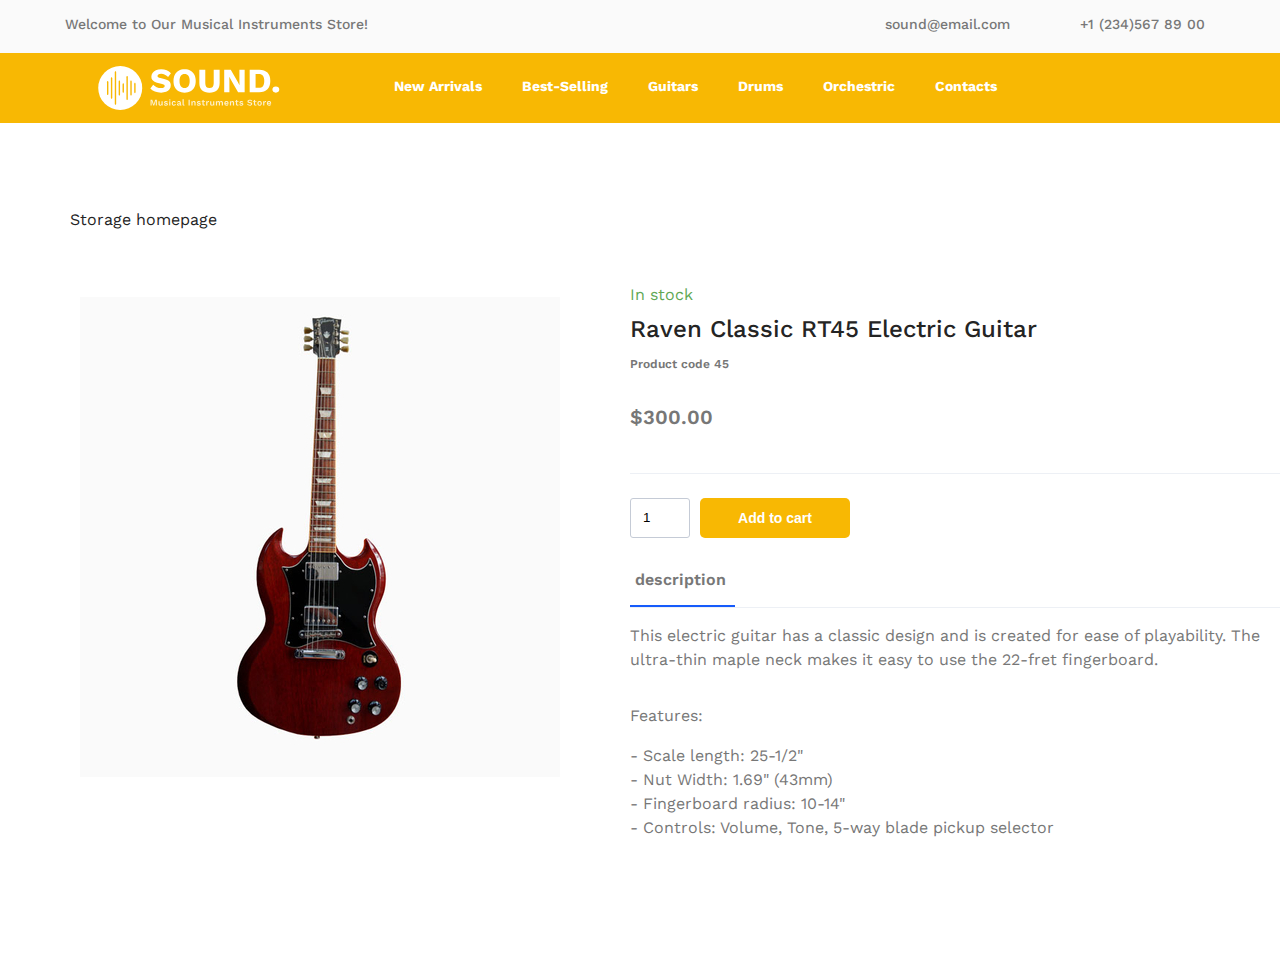
<file: cards_four.html>
<!DOCTYPE html>
<html lang="en">
<head>
  <meta charset="UTF-8">
  <meta http-equiv="X-UA-Compatible" content="IE=edge">
  <meta name="viewport" content="width=device-width, initial-scale=1.0">
  <title>Document</title>
  <link rel="preconnect" href="https://fonts.googleapis.com">
  <link rel="preconnect" href="https://fonts.gstatic.com" crossorigin>
  <link href="https://fonts.googleapis.com/css2?family=Work+Sans:wght@400;500;600;700;800&display=swap" rel="stylesheet">
  <link rel="stylesheet" href="css/cards_style.css">
</head>
<body>
  <div class="header_cards">
    <div class="header_greeting">
      <p class="wellcome">Welcome to Our Musical Instruments Store!</p>
    </div>
    <div class="header_contacts">
      <div class="contacts_mail">
      <p class="mail">
        <a href=" " class="mail_adress">sound@email.com</a>
      </p>
      </div>
      <div class="contacts_tel_number">
      <p class="tel_number">
       <a href="" class="tel_number_link"> +1 (234)567 89 00</a>
      </p>
    </div>
    </div>
    </div>
  <div class="main_inner_nav">
    <div class="main_inner_nav_logo">
     <a href="index.html"> <img class="svg_logo" src="img/logo.svg" alt="Logo"></a>
    </div>
    <div class="nav_links">
      <a href="" class="nav_links_items">New Arrivals</a>
      <a href="" class="nav_links_items">Best-Selling</a>
      <a href="" class="nav_links_items">Guitars</a>
      <a href="" class="nav_links_items">Drums</a>
      <a href="" class="nav_links_items">Orchestric</a>
      <a href="" class="nav_links_items">Contacts</a>
    </div>
     <div class="burger_menu">
       <span class="line1"></span>
       <span class="line1"></span>
       <span class="line1"></span>
     </div>
  </div>
  <!-- Burger menu -->
  
  <div class="burger">
    <header>
      <div class="main_inner_nav_logo">
          <img class="svg_logo" src="img/logo.svg" alt="Logo">
        </div>
      <div class="gamburger_menu">
          <span></span>
          <span></span>
          <span></span>
      </div>
  </header>        
  <div class="nav_links_burger">
      <nav class="nav_links_item">
          <li class="list_item"><a href="" class="links_items">New Arrivals</a></li>
          <li class="list_item"><a href="" class="links_items">Best-Selling</a></li>
          <li class="list_item"><a href="" class="links_items">Guitars</a></li>
          <li class="list_item"><a href="" class="links_items">Drums</a></li>
          <li class="list_item"><a href="" class="links_items">Orchestric</a></li>
          <li class="list_item"><a href="" class="links_items">Contacts</a></li>
      </nav>
    </div>
  </div>
  <!--End of burger menu -->
  <div class="main_card_content">
    <div class="storage_homepage">
      <a href="" class="storage_homepage_link">
        <p class="storage_homepage_text">Storage homepage</p>
      </a>
    </div>
    <div class="wrapper_product">
      <div class="wrapper_card_product">
        <div class="card_product">
          <img class="card_photo" src="img/raven_classic_rt45_electric_guitar.png" alt="Raven bee rd500">
        </div>
      </div>
      <div class="description_card_product">
        <div class="in_stock">
          <p class="in_stock_text">In stock</p>
        </div>
        <div class="name_of_product">
          <h2 class="name_of_product_text">Raven Classic RT45 Electric Guitar</h2>
        </div>
        <div class="product_code">
          <p class="product_code_number">Product code 45</p>
        </div>
        <div class="price_of_product">
          <p class="price">$300.00</p>
        </div>
        <div class="separate_line_card"></div>
        <div class="wrapper_add_to_card">
          <div class="input_area">
            <input type="number" class="input_text" value="1">
          </div>
          <div class="add_to_card">
                        <button class="btn_add_to_card">
                            <span class="text_add_to_card">Add to cart</span>
                        </button>
                    </div>
        </div>
        <div class="wrapper_guitar">
        <div class="wrapper_description">
          <div class="description">
            <p class="description_text">description</p>
          </div>
        </div>
        <div class="description_guitar">
          <p class="text_description_guitar">
            This electric guitar has a classic design and is created for ease of playability. 
            The ultra-thin maple neck makes it easy to use the 22-fret fingerboard.
          </p>
        </div>
        <div class="features_guitar">
          <p class="features_text">Features:</p>
           <p class="features_text">
            - Scale length: 25-1/2" <br>
            - Nut Width: 1.69" (43mm) <br>
            - Fingerboard radius: 10-14" <br>
            - Controls: Volume, Tone, 5-way blade pickup selector <br>
           </p>
        </div>
        </div>
        </div>
      </div>
    </div>
  </div>
  <script src="js/script_burger.js"></script>
</body>
</html>
</file>
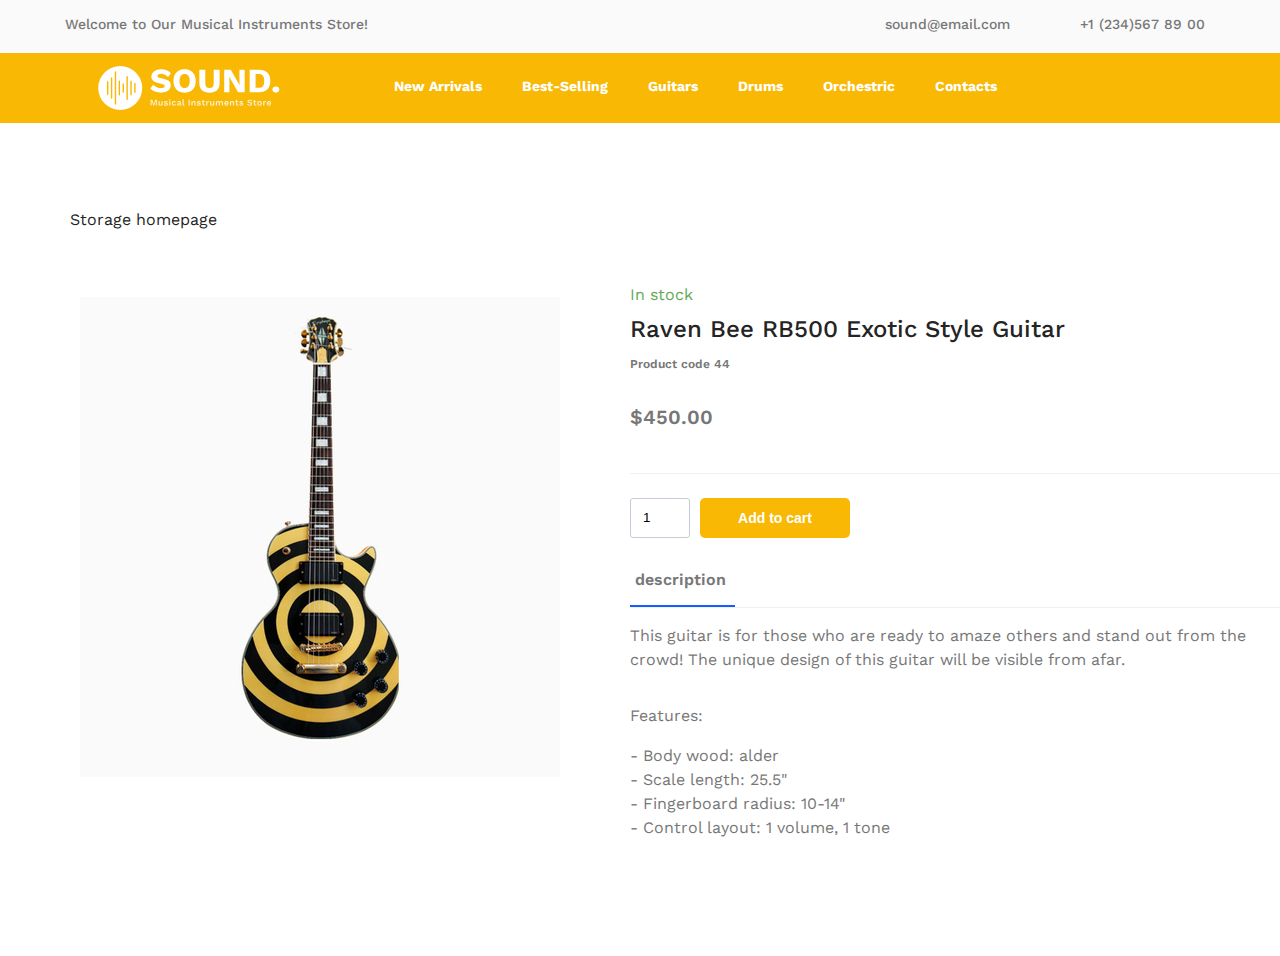
<file: cards_one.html>
<!DOCTYPE html>
<html lang="en">
<head>
  <meta charset="UTF-8">
  <meta http-equiv="X-UA-Compatible" content="IE=edge">
  <meta name="viewport" content="width=device-width, initial-scale=1.0">
  <title>Document</title>
  <link rel="preconnect" href="https://fonts.googleapis.com">
  <link rel="preconnect" href="https://fonts.gstatic.com" crossorigin>
  <link href="https://fonts.googleapis.com/css2?family=Work+Sans:wght@400;500;600;700;800&display=swap" rel="stylesheet">
  <link rel="stylesheet" href="css/cards_style.css">
</head>
<body>
  <div class="header_cards">
    <div class="header_greeting">
      <p class="wellcome">Welcome to Our Musical Instruments Store!</p>
    </div>
    <div class="header_contacts">
      <div class="contacts_mail">
      <p class="mail">
        <a href=" " class="mail_adress">sound@email.com</a>
      </p>
      </div>
      <div class="contacts_tel_number">
      <p class="tel_number">
       <a href="" class="tel_number_link"> +1 (234)567 89 00</a>
      </p>
    </div>
    </div>
    </div>
  <div class="main_inner_nav">
    <div class="main_inner_nav_logo">
     <a href="index.html"> <img class="svg_logo" src="img/logo.svg" alt="Logo"></a>
    </div> 
     <div class="nav_links">
      <a href="#" class="nav_links_items">New Arrivals</a>
      <a href="#" class="nav_links_items">Best-Selling</a>
      <a href="#" class="nav_links_items">Guitars</a>
      <a href="#" class="nav_links_items">Drums</a>
      <a href="#" class="nav_links_items">Orchestric</a>
      <a href="#" class="nav_links_items">Contacts</a>
    </div>
    <div class="burger_menu">
      <span class="line1"></span>
      <span class="line1"></span>
      <span class="line1"></span>
    </div>
  </div>
  
  <!-- Бургер меню -->
  
  <div class="burger">
  <header>
    <div class="main_inner_nav_logo">
        <img class="svg_logo" src="img/logo.svg" alt="Logo">
      </div>
    <div class="gamburger_menu">
        <span></span>
        <span></span>
        <span></span>
    </div>
</header>        
<div class="nav_links_burger">
    <nav class="nav_links_item">
        <li class="list_item"><a href="" class="links_items">New Arrivals</a></li>
        <li class="list_item"><a href="" class="links_items">Best-Selling</a></li>
        <li class="list_item"><a href="" class="links_items">Guitars</a></li>
        <li class="list_item"><a href="" class="links_items">Drums</a></li>
        <li class="list_item"><a href="" class="links_items">Orchestric</a></li>
        <li class="list_item"><a href="" class="links_items">Contacts</a></li>
    </nav>
  </div>
</div>
  <!-- Конец бургера -->
    
  <div class="main_card_content">
    <div class="storage_homepage">
      <a href="" class="storage_homepage_link">
        <p class="storage_homepage_text">Storage homepage</p>
      </a>
    </div>
    <div class="wrapper_product">
      <div class="wrapper_card_product">
        <div class="card_product">
          <img class="card_photo" src="img/raven_bee_rb500_exotic_style_guitar.png" alt="Raven bee rd500">
        </div>
      </div>
      <div class="description_card_product">
        <div class="in_stock">
          <p class="in_stock_text">In stock</p>
        </div>
        <div class="name_of_product">
          <h2 class="name_of_product_text">Raven Bee RB500 Exotic Style Guitar</h2>
        </div>
        <div class="product_code">
          <p class="product_code_number">Product code 44</p>
        </div>
        <div class="price_of_product">
          <p class="price">$450.00</p>
        </div>
        <div class="separate_line_card"></div>
        <div class="wrapper_add_to_card">
          <div class="input_area">
            <input type="number" class="input_text" value="1">
          </div>
          <div class="add_to_card">
                        <button class="btn_add_to_card">
                            <span class="text_add_to_card">Add to cart</span>
                        </button>
            </div>
        </div>
        <div class="wrapper_guitar">
        <div class="wrapper_description">
          <div class="description">
            <p class="description_text">description</p>
          </div>
        </div>
        <div class="description_guitar">
          <p class="text_description_guitar">
            This guitar is for those who are ready to amaze others and stand out from the crowd! 
            The unique design of this guitar will be visible from afar.
          </p>
        </div>
        <div class="features_guitar">
          <p class="features_text">Features:</p>
           <p class="features_text">
            - Body wood: alder <br>
            - Scale length: 25.5" <br>
            - Fingerboard radius: 10-14" <br>
            - Control layout: 1 volume, 1 tone <br>
           </p>
        </div>
        </div>
        </div>
      </div>

    </div>
  </div>



  <script src="js/script_burger.js"></script>
</body>
</html>
</file>
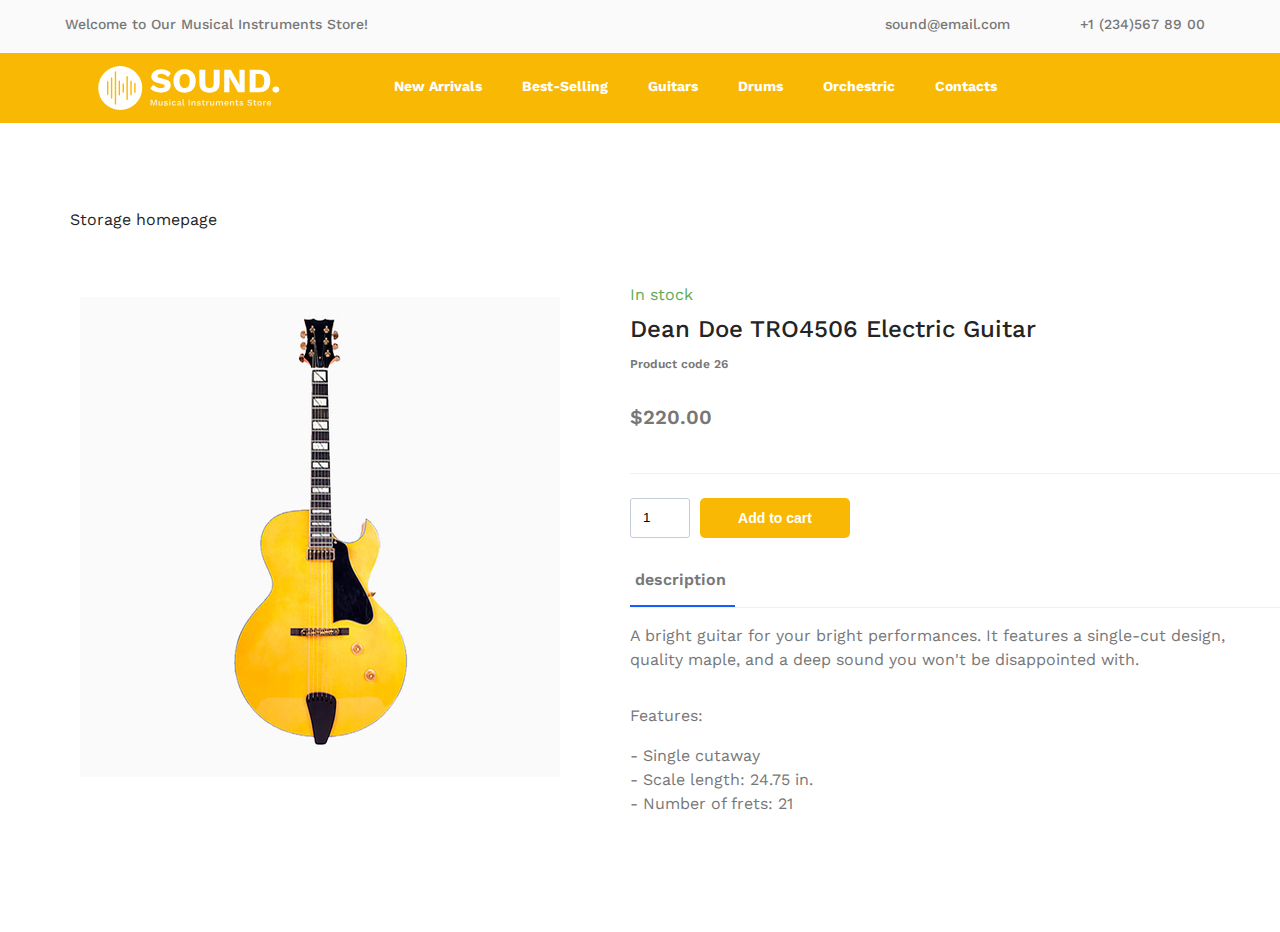
<file: cards_three.html>
<!DOCTYPE html>
<html lang="en">
<head>
  <meta charset="UTF-8">
  <meta http-equiv="X-UA-Compatible" content="IE=edge">
  <meta name="viewport" content="width=device-width, initial-scale=1.0">
  <title>Document</title>
  <link rel="preconnect" href="https://fonts.googleapis.com">
  <link rel="preconnect" href="https://fonts.gstatic.com" crossorigin>
  <link href="https://fonts.googleapis.com/css2?family=Work+Sans:wght@400;500;600;700;800&display=swap" rel="stylesheet">
  <link rel="stylesheet" href="css/cards_style.css">
</head>
<body>
  <div class="header_cards">
    <div class="header_greeting">
      <p class="wellcome">Welcome to Our Musical Instruments Store!</p>
    </div>
    <div class="header_contacts">
      <div class="contacts_mail">
      <p class="mail">
        <a href=" " class="mail_adress">sound@email.com</a>
      </p>
      </div>
      <div class="contacts_tel_number">
      <p class="tel_number">
       <a href="" class="tel_number_link"> +1 (234)567 89 00</a>
      </p>
    </div>
    </div>
    </div>
  <div class="main_inner_nav">
    <div class="main_inner_nav_logo">
     <a href="index.html"> <img class="svg_logo" src="img/logo.svg" alt="Logo"></a>
    </div>
    <div class="nav_links">
      <a href="" class="nav_links_items">New Arrivals</a>
      <a href="" class="nav_links_items">Best-Selling</a>
      <a href="" class="nav_links_items">Guitars</a>
      <a href="" class="nav_links_items">Drums</a>
      <a href="" class="nav_links_items">Orchestric</a>
      <a href="" class="nav_links_items">Contacts</a>
    </div>
     <div class="burger_menu">
       <span class="line1"></span>
       <span class="line1"></span>
       <span class="line1"></span>
     </div>
  </div>
  <!-- Burger menu -->
  
  <div class="burger">
    <header>
      <div class="main_inner_nav_logo">
          <img class="svg_logo" src="img/logo.svg" alt="Logo">
        </div>
      <div class="gamburger_menu">
          <span></span>
          <span></span>
          <span></span>
      </div>
  </header>        
  <div class="nav_links_burger">
      <nav class="nav_links_item">
          <li class="list_item"><a href="" class="links_items">New Arrivals</a></li>
          <li class="list_item"><a href="" class="links_items">Best-Selling</a></li>
          <li class="list_item"><a href="" class="links_items">Guitars</a></li>
          <li class="list_item"><a href="" class="links_items">Drums</a></li>
          <li class="list_item"><a href="" class="links_items">Orchestric</a></li>
          <li class="list_item"><a href="" class="links_items">Contacts</a></li>
      </nav>
    </div>
  </div>
  <!-- End of burger menu -->
  <div class="main_card_content">
    <div class="storage_homepage">
      <a href="" class="storage_homepage_link">
        <p class="storage_homepage_text">Storage homepage</p>
      </a>
    </div>
    <div class="wrapper_product">
      <div class="wrapper_card_product">
        <div class="card_product">
          <img class="card_photo" src="img/dean_doe_tro4506_electric_guitar.png" alt="Raven bee rd500">
        </div>
      </div>
      <div class="description_card_product">
        <div class="in_stock">
          <p class="in_stock_text">In stock</p>
        </div>
        <div class="name_of_product">
          <h2 class="name_of_product_text">Dean Doe TRO4506 Electric Guitar</h2>
        </div>
        <div class="product_code">
          <p class="product_code_number">Product code 26</p>
        </div>
        <div class="price_of_product">
          <p class="price">$220.00</p>
        </div>
        <div class="separate_line_card"></div>
        <div class="wrapper_add_to_card">
          <div class="input_area">
            <input type="number" class="input_text" value="1">
          </div>
          <div class="add_to_card">
                        <button class="btn_add_to_card">
                            <span class="text_add_to_card">Add to cart</span>
                        </button>
                    </div>
        </div>
        <div class="wrapper_guitar">
        <div class="wrapper_description">
          <div class="description">
            <p class="description_text">description</p>
          </div>
        </div>
        <div class="description_guitar">
          <p class="text_description_guitar">
            A bright guitar for your bright performances. 
            It features a single-cut design, quality maple, 
            and a deep sound you won't be disappointed with.
          </p>
        </div>
        <div class="features_guitar">
          <p class="features_text">Features:</p>
           <p class="features_text">
            - Single cutaway <br>
            - Scale length: 24.75 in. <br>
            - Number of frets: 21 <br>
           </p>
        </div>
        </div>
        </div>
      </div>
    </div>
  </div>
  <script src="js/script_burger.js"></script>
</body>
</html>
</file>
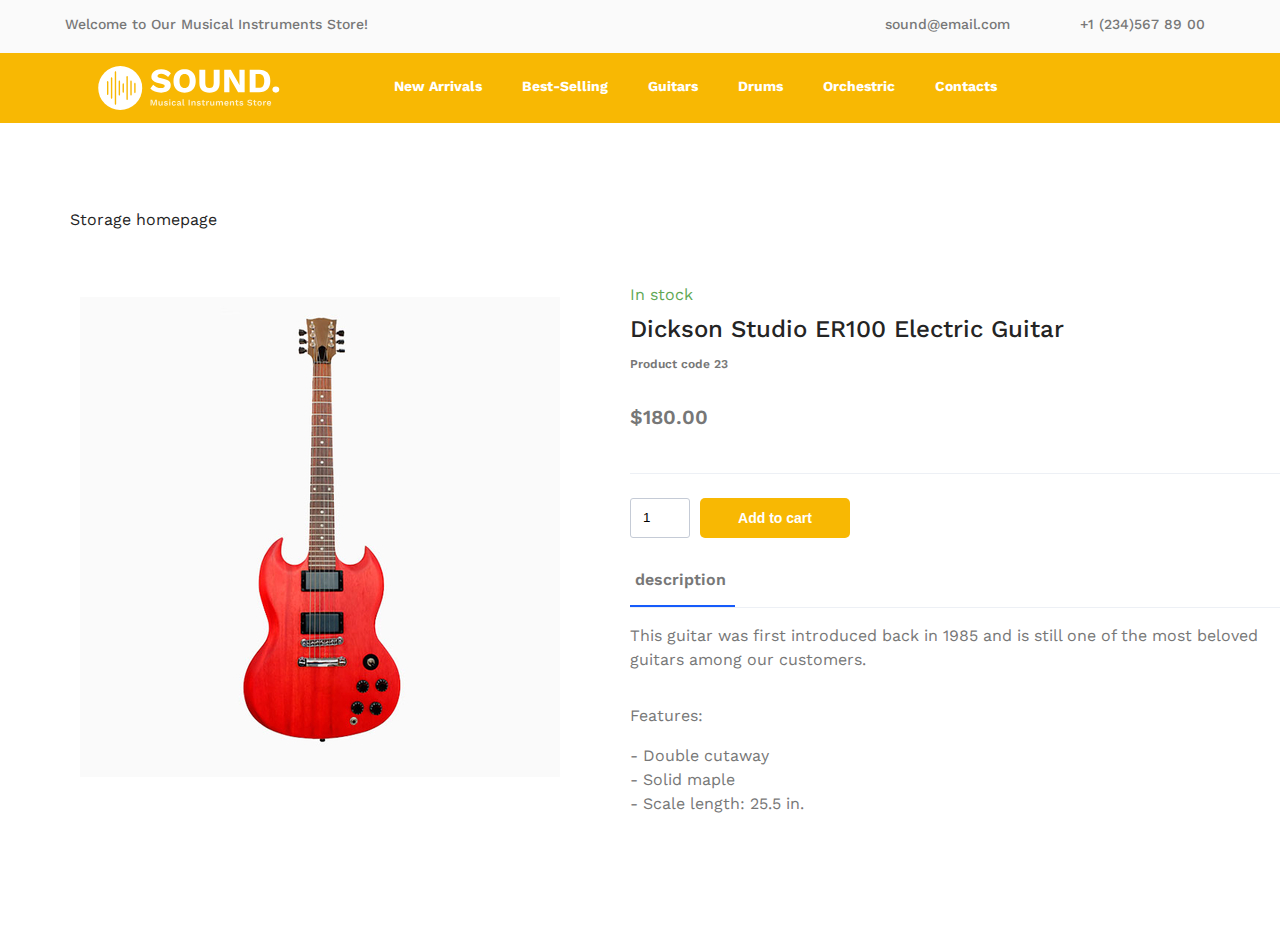
<file: cards_two.html>
<!DOCTYPE html>
<html lang="en">
<head>
  <meta charset="UTF-8">
  <meta http-equiv="X-UA-Compatible" content="IE=edge">
  <meta name="viewport" content="width=device-width, initial-scale=1.0">
  <title>Document</title>
  <link rel="preconnect" href="https://fonts.googleapis.com">
  <link rel="preconnect" href="https://fonts.gstatic.com" crossorigin>
  <link href="https://fonts.googleapis.com/css2?family=Work+Sans:wght@400;500;600;700;800&display=swap" rel="stylesheet">
  <link rel="stylesheet" href="css/cards_style.css">
</head>
<body>
  <div class="header_cards">
    <div class="header_greeting">
      <p class="wellcome">Welcome to Our Musical Instruments Store!</p>
    </div>
    <div class="header_contacts">
      <div class="contacts_mail">
      <p class="mail">
        <a href=" " class="mail_adress">sound@email.com</a>
      </p>
      </div>
      <div class="contacts_tel_number">
      <p class="tel_number">
       <a href="" class="tel_number_link"> +1 (234)567 89 00</a>
      </p>
    </div>
    </div>
    </div>
  <div class="main_inner_nav">
    <div class="main_inner_nav_logo">
     <a href="index.html"> <img class="svg_logo" src="img/logo.svg" alt="Logo"></a>
    </div>
    <div class="nav_links">
      <a href="" class="nav_links_items">New Arrivals</a>
      <a href="" class="nav_links_items">Best-Selling</a>
      <a href="" class="nav_links_items">Guitars</a>
      <a href="" class="nav_links_items">Drums</a>
      <a href="" class="nav_links_items">Orchestric</a>
      <a href="" class="nav_links_items">Contacts</a>
    </div>
     <div class="burger_menu">
       <span class="line1"></span>
       <span class="line1"></span>
       <span class="line1"></span>
     </div>
  </div>
  <!-- Бургер меню -->
  
  <div class="burger">
    <header>
      <div class="main_inner_nav_logo">
          <img class="svg_logo" src="img/logo.svg" alt="Logo">
        </div>
      <div class="gamburger_menu">
          <span></span>
          <span></span>
          <span></span>
      </div>
  </header>        
  <div class="nav_links_burger">
      <nav class="nav_links_item">
          <li class="list_item"><a href="" class="links_items">New Arrivals</a></li>
          <li class="list_item"><a href="" class="links_items">Best-Selling</a></li>
          <li class="list_item"><a href="" class="links_items">Guitars</a></li>
          <li class="list_item"><a href="" class="links_items">Drums</a></li>
          <li class="list_item"><a href="" class="links_items">Orchestric</a></li>
          <li class="list_item"><a href="" class="links_items">Contacts</a></li>
      </nav>
    </div>
  </div>
    <!-- Конец бургера -->
    
  <div class="main_card_content">
    <div class="storage_homepage">
      <a href="" class="storage_homepage_link">
        <p class="storage_homepage_text">Storage homepage</p>
      </a>
    </div>
    <div class="wrapper_product">
      <div class="wrapper_card_product">
        <div class="card_product">
          <img class="card_photo" src="img/dickson_studio_er100_electric_guitar.png" alt="Raven bee rd500">
        </div>
      </div>
      <div class="description_card_product">
        <div class="in_stock">
          <p class="in_stock_text">In stock</p>
        </div>
        <div class="name_of_product">
          <h2 class="name_of_product_text">Dickson Studio ER100 Electric Guitar</h2>
        </div>
        <div class="product_code">
          <p class="product_code_number">Product code 23</p>
        </div>
        <div class="price_of_product">
          <p class="price">$180.00</p>
        </div>
        <div class="separate_line_card"></div>
        <div class="wrapper_add_to_card">
          <div class="input_area">
            <input type="number" class="input_text" value="1">
          </div>
          <div class="add_to_card">
                        <button class="btn_add_to_card">
                            <span class="text_add_to_card">Add to cart</span>
                        </button>
                    </div>
        </div>
        <div class="wrapper_guitar">
        <div class="wrapper_description">
          <div class="description">
            <p class="description_text">description</p>
          </div>
        </div>
        <div class="description_guitar">
          <p class="text_description_guitar">
            This guitar was first introduced back in 1985 and is still one of the most beloved 
            guitars among our customers.
          </p>
        </div>
        <div class="features_guitar">
          <p class="features_text">Features:</p>
           <p class="features_text">
            - Double cutaway <br>
            - Solid maple <br>
            - Scale length: 25.5 in. <br>
          </p>
        </div>
        </div>
        </div>
      </div>
    </div>
  </div>
  <script src="js/script_burger.js"></script>
</body>
</html>
</file>
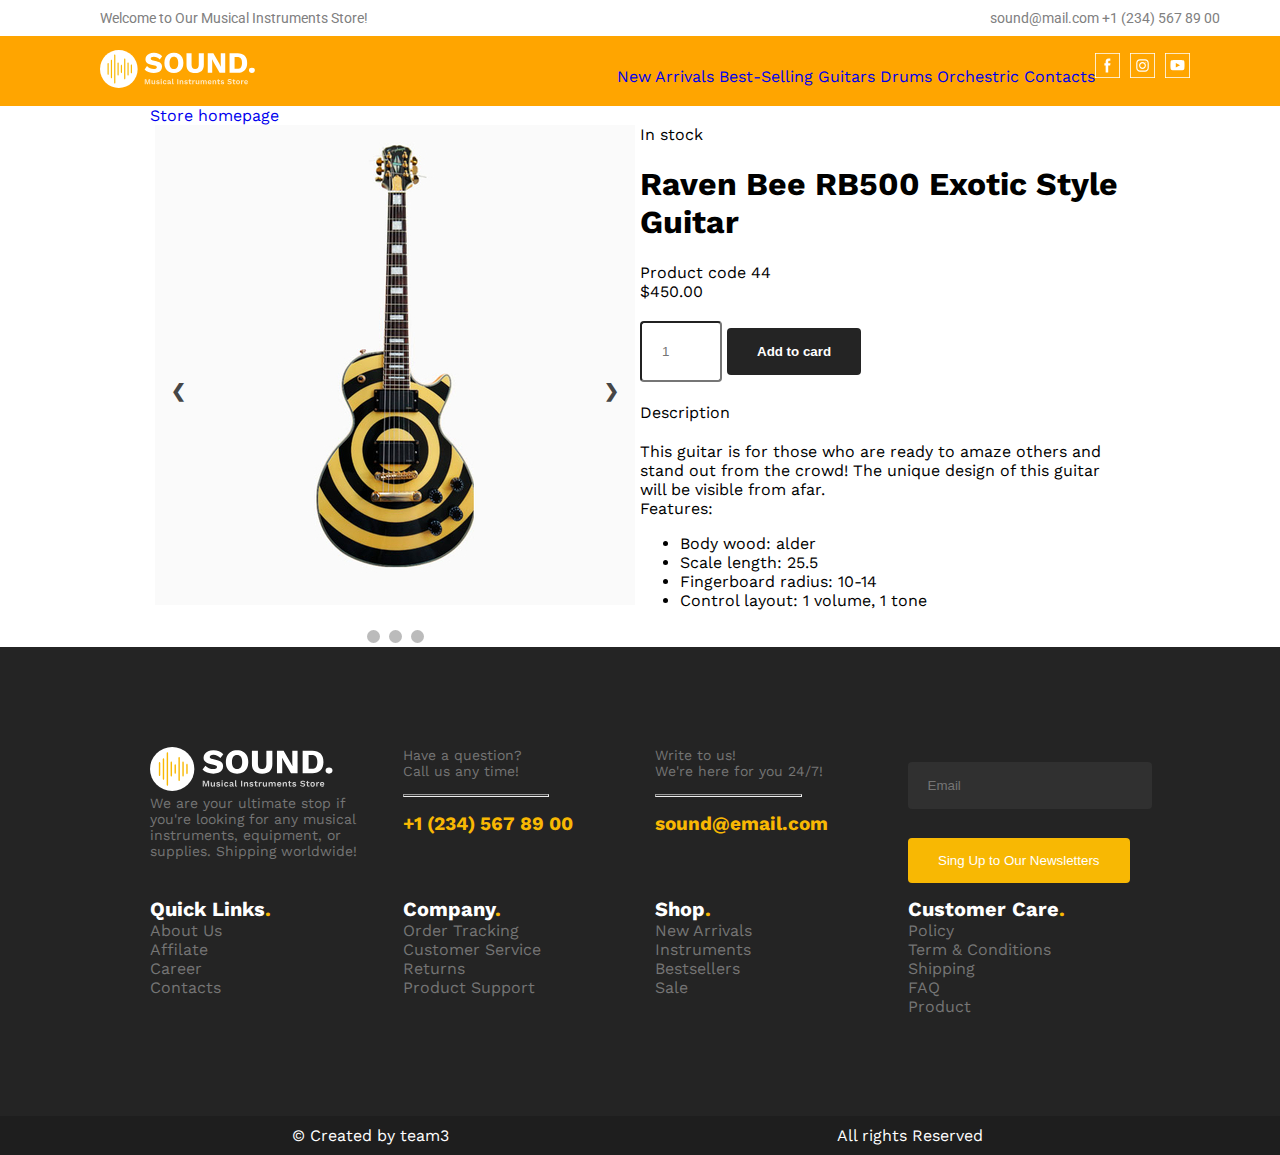
<file: product-cards/raven-bee-rb500.html>
<!DOCTYPE html>
<html lang="en">

<head>
  <meta charset="UTF-8">
  <meta http-equiv="X-UA-Compatible" content="IE=edge">
  <meta name="viewport" content="width=device-width, initial-scale=1.0">
  <!-- Maryna Kostash-->
  <title>Musical Instruments Store</title>
  <!--Maksym Orekhovskyi beginning-->
  <link rel="shortcut icon" href="img/maksym-img/icon.png" type="image/x-icon">
  <link href="https://cdn.jsdelivr.net/npm/bootstrap@5.1.1/dist/css/bootstrap.min.css" rel="stylesheet"
    integrity="sha384-F3w7mX95PdgyTmZZMECAngseQB83DfGTowi0iMjiWaeVhAn4FJkqJByhZMI3AhiU" crossorigin="anonymous">
  <link rel="stylesheet" href="https://cdnjs.cloudflare.com/ajax/libs/OwlCarousel2/2.3.4/assets/owl.carousel.min.css">
  <link rel="stylesheet"
    href="https://cdnjs.cloudflare.com/ajax/libs/OwlCarousel2/2.3.4/assets/owl.theme.default.min.css">
  <link rel="stylesheet" href="/css/index-main.css">
  <link rel="stylesheet" href="/css/cart.css">

  <!-- End of Maksym Orekhovskyi-->
  <link rel="stylesheet" href="/css/index-drumset.css">
  <link rel="stylesheet" href="/css/guitar_of_the_month_best_prices.css">
  <link rel="stylesheet" href="/css/first-page.css">
  <link rel="stylesheet" href="/css/promotion.css">
  <link rel="stylesheet" href="/css/musical-category.css">
  <link rel="stylesheet" href="/css/started.css">
  <link rel="stylesheet" href="/css/footer.css">
  <link rel="stylesheet" href="/css/first-page-mobile.css">
  <link rel="stylesheet" href="/css/our-choise-carousel.css">

</head>



<body>
  <header>
    <div class="inform-box">
      <p>Welcome to Our Musical Instruments Store!</p>
      <div class="contacts">
        <a href="mailto:sound@mail.com" style="color:grey">sound@mail.com</a>
        <a href="tel:+1(234)5678900" style="color:grey">+1 (234) 567 89 00</a>
      </div>
    </div>
  </header>
  <div id="box">
    <div class="logo-burger">
      <div class="logo">
        <img src="/img/logo.svg" alt="logo" width="200">
      </div>
      <div class="burger">
        <label class="burger-icon" for="burger-checkbox">☰</label>
        <input type="checkbox" id="burger-checkbox" onclick="toggle()">
      </div>

    </div>

    <div class="menu">

      <ul id="nav">
        <li><a href="/">New Arrivals</a></li>
        <li><a href="#">Best-Selling</a></li>
        <li><a href="#">Guitars</a></li>
        <li><a href="#">Drums</a></li>
        <li><a href="#">Orchestric</a></li>
        <li><a href="#">Contacts</a></li>
      </ul>
      <div class="contact-box">
        <p>Welcome to Our Musical Instruments Store!</p>
        <div class="contact-list">
          <a href="mailto:sound@mail.com" style="color:grey">sound@mail.com</a>
          <a href="tel:+1(234)5678900" style="color:grey">+1 (234) 567 89 00</a>
        </div>
      </div>
      <div class="social-media">
        <a href="#"><img src="/img/facebook-logo.svg" alt="facebook"></a>
        <a href="#"><img src="/img/instagram-logo.svg" alt="instagram logo"></a>
        <a href="#"><img src="/img/youtube-logo.svg" alt="youtube logo"></a>
      </div>
    </div>

  </div>



  <main class="main-container">

    <div class="product-img-block">
      <div class="bread-crumbs">
        <a href="/index.html">Store homepage</a>
      </div>
    </div>

      <div class="product-responsive">
        <div class="product-slider-container">

          <div class="product-slider fade-img">
            <img src="/img/raven_bee_rb500_exotic_style_guitar.png" alt="Raven Bee RB500">
          </div>
          <div class="product-slider fade-img">
            <img src="/img/products/raven-bee-rb/raven_bee_rb500_exotic_style_guitar-2.jpg" alt="Raven Bee RB500">
          </div>
          <div class="product-slider fade-img">
            <img src="/img/products/raven-bee-rb/raven_bee_rb500_exotic_style_guitar-3.jpg" alt="Raven Bee RB500">
          </div>
          <a class="prev-slide" onclick="plusSlide(-1)">&#10094;</a>
          <a class="next-slide" onclick="plusSlide(1)">&#10095;</a>
          <br>

          <div style="text-align: center;">
            <span class="dot" onclick="currentSlide(1)"></span>
            <span class="dot" onclick="currentSlide(2)"></span>
            <span class="dot" onclick="currentSlide(3)"></span>
          </div>
        </div>

        <div class="product-information-block">
          <div>
            <p>In stock</p>
            <h1>Raven Bee RB500 Exotic Style Guitar</h1>
            <p>Product code 44</p>
            <p>$450.00</p>
          </div>

          <form action="add-to-cart">
            <input type="number" class="input-quantity" placeholder="1" min="1" max="100">
            <button class="product-button">Add to card</button>
          </form>

          <p>Description</p>

          <div class="item-description">
            <p>This guitar is for those who are ready to amaze others and stand out from the crowd! The unique design of
              this
              guitar will be visible from afar.
            </p>
            <p>Features:</p>
            <ul>
              <li>Body wood: alder</li>
              <li>Scale length: 25.5</li>
              <li>Fingerboard radius: 10-14</li>
              <li>Control layout: 1 volume, 1 tone</li>
            </ul>
          </div>
        </div>
      </div>
  </main>


  <footer>

    <div class="footer-top-background">
      <div class="footer-top main-container">
        <div>
          <img src="/img/footer-logo.svg" alt="logo" width="185">
          <p class="footer-gray-text">We are your ultimate stop if you're looking for any musical instruments,
            equipment,
            or supplies. Shipping
            worldwide!</p>
        </div>

        <div class="footer-gray-text">
          <p>Have a question?</p>
          <p>Call us any time!</p>
          <hr class="footer-hr">
          <p><a class="footer-contact-link link-hover" href="tel:+12345678900">+1 (234) 567 89 00</a></p>
        </div>

        <div class="footer-gray-text">
          <p>Write to us!</p>
          <p>We're here for you 24/7!</p>
          <hr class="footer-hr">
          <p><a class="footer-contact-link link-hover" href="#">sound@email.com</a></p>
        </div>


        <form class="form-group">
          <input class="footer-form-email" type="text" placeholder="Email" required>
          <button id="footer-button" type="submit">Sing Up to Our Newsletters</button>
        </form>

        <div>
          <p class="footer-nav-block-tittle">Quick Links<span class="orange-color">.</span></p>

          <p><a class="footer-nav-links link-hover" href="#">About Us</a></p>
          <p><a class="footer-nav-links link-hover" href="#">Affilate</a></p>
          <p><a class="footer-nav-links link-hover" href="#">Career</a></p>
          <p><a class="footer-nav-links link-hover" href="#">Contacts</a></p>
        </div>

        <div>
          <p class="footer-nav-block-tittle">Company<span class="orange-color">.</span></p>

          <p><a class="footer-nav-links link-hover" href="#">Order Tracking</a></p>
          <p><a class="footer-nav-links link-hover" href="#">Customer Service</a></p>
          <p><a class="footer-nav-links link-hover" href="#">Returns</a></p>
          <p><a class="footer-nav-links link-hover" href="#">Product Support</a></p>
        </div>

        <div>
          <p class="footer-nav-block-tittle">Shop<span class="orange-color">.</span></p>

          <p><a class="footer-nav-links link-hover" href="#">New Arrivals</a></p>
          <p><a class="footer-nav-links link-hover" href="#">Instruments</a></p>
          <p><a class="footer-nav-links link-hover" href="#">Bestsellers</a></p>
          <p><a class="footer-nav-links link-hover" href="#">Sale</a></p>
        </div>

        <div>
          <p class="footer-nav-block-tittle">Customer Care<span class="orange-color">.</span></p>
          <div>
            <p><a class="footer-nav-links link-hover" href="#">Policy</a></p>
            <p><a class="footer-nav-links link-hover" href="#">Term & Conditions</a></p>
            <p><a class="footer-nav-links link-hover" href="#">Shipping</a></p>
            <p><a class="footer-nav-links link-hover" href="#">FAQ</a></p>
            <p><a class="footer-nav-links link-hover" href="product-cards/raven-bee-rb500.html">Product</a></p>
          </div>
        </div>
      </div>
    </div>

    <div class="footer-buttom-background">
      <div class="footer-buttom footer-container">
        <p>© Created by team3</p>
        <p>All rights Reserved</p>
      </div>
    </div>

  </footer>

  <script src="/js/product-slider.js"></script>
</body>

</html>
</file>
<file: css/cards_style.css>
body{
  font-family: 'Work Sans', sans-serif;
  font-weight: 400 normal;
  margin: 0 auto;
  margin: auto;
}
.nav_links_item{
  list-style-type: none;
}
a{
  text-decoration: none;
}
.header_cards{
  padding-bottom:5px;
  padding-left:15px;
  padding-right:15px;
  background-color: #fafafa;
  display: flex;
  justify-content: space-between;
}
.header_greeting{
  margin-left: 50px;
  font-weight: 400;
  font-size: 16px;
  color: rgb(119, 119, 119);
}
.wellcome{
  font-weight: 500;
  line-height: 20px;
  font-size: 14px;
}
.header_contacts{
  display: flex;
  font-weight: 500;
  line-height: 20px;
  font-size: 14px;
}
.contacts_mail, .contacts_tel_number{
  margin-right: 50px;
}
.mail_adress, .tel_number_link{
  color: rgb(119, 119, 119);
}
.tel_number_link:hover, .mail_adress:hover {
  border-bottom: 1px solid rgb(119, 119, 119);
}
 .main_inner_nav{ 
  display: flex;
  justify-content: space-between;
  flex-wrap: wrap;
  width: 100%;
  min-height: 70px;
  background-color: #f8b803;
}
 .main_inner_nav_logo{
  width: 50px;
  height: 50px;
  margin-left: 60px;
}
.svg_logo{
  width: 157px;
  height: 40px;
  margin-top: 5px;
  padding-top: 11px;
} 
 .nav_links{
  display: flex;
  padding-top: 25px;
  height: 25px;
  margin-left: 120px; 
}
.nav_links_items{
  margin: 0 20px;
  color: white;
  font-weight: 700;
  font-size: 14px;
}
.nav_links_items:hover{
  color: black;
  transition: 0.3s;
  border-bottom: 2px solid black; 
}
.social_links{
  display: flex;
  flex-wrap: wrap; 
}
.main_card_content{
  padding: 100px 0;
}
.storage_homepage{
  margin-top: -50px;
}
.storage_homepage_text{
  margin-left: 50px;
  line-height: 24px;
  font-weight: 400;
  font-size: 16px;
  color: #242424;
}
.wrapper_product{
  display: flex;
  justify-content: space-around;
}
.card_product{
  margin: 30px 70px;
}
.description_card_product{
  display: flex;
  flex-direction: column;
  flex-wrap: wrap;
}
.in_stock_text{
  line-height: 24px;
  font-weight: 400;
  font-size: 16px;
  color: rgb(97, 168, 84);
}
.name_of_product_text{
  line-height: 33px;
  font-weight: 500;
  font-size: 24px;
  color: #242424;
  margin-top: -10px;
}
.product_code_number{
  margin-top: -10px;
  font-size: 12px;
  line-height: 1.4;
  font-weight: 600;
  text-decoration: none;
  font-style: normal;
  letter-spacing: 0;
  color: #777;
}
.price{
  font-weight: 600;
  font-size: 20px;
  color: rgb(119, 119, 119);
}
.separate_line_card{
  max-width: 100%;
  border-bottom: 1px solid #edf0f5;
  margin: 24px 0;
}
.wrapper_add_to_card{
  display: flex;
}
.input_area{
  margin-right: 10px;
}
.input_text{
  width: 50px;
  height: 22px;
  border-radius: 3px;
  background: #fff;
  padding: 8px 12px;
  margin-bottom: 16px;
  border: 1px solid #c5cbd6;
}
input:focus{
  outline: 0;
}
.btn_add_to_card{
  margin-right: 10px;
  width: 400px;
  border-radius: 5px;
  padding: 12px 12px;
  margin-bottom: 16px;
  background-color: rgb(248, 184, 3);
  color: white;
  border: 0;
  font-weight: 600;
  font-size: 14px;
  cursor: pointer;
}
.btn_add_to_card:hover{
  background-color: black;
  transition: 0.5s;
}
.wrapper_guitar{
  display: flex;
  flex-direction: column;
  max-width: 100%;
}
.wrapper_description{
  max-width: 100%;
  border-bottom: 1px solid #edf0f5 ;
}
.description{
  max-width: 105px;
  border-bottom: 2px solid #165bfb;
  font-weight: 600;
  font-size: 16px;
  color: rgb(119, 119, 119);
}
.description_text{
  padding-left: 5px;
}
.text_description_guitar{
  font-size: 16px;
    line-height: 1.5;
    font-weight: 400;
    text-decoration: none;
    font-style: normal;
    letter-spacing: 0;
    color: #777;
}
.features_text{
  font-size: 16px;
  line-height: 1.5;
  font-weight: 400;
  text-decoration: none;
  font-style: normal;
  letter-spacing: 0;
  color: #777;
}


/* Media queries */
 
@media (max-width: 900px) {
  .header_cards {
    display: none;
  }
  .card_photo{
    max-height: 300px;
    max-width: 400px;
    padding-left: 100px;
  }
  .card_product {
    margin: 30px 20px;
  }
   .storage_homepage{
    margin-left: 110px;
  }
  .storage_homepage{
    max-width: 300px;
    margin-right: 50px;
  } 
  
}
 

/* Бургер меню */
  @media (min-width: 890px) and (max-width:1450px){
   .burger{
     display: none;
   }
   .btn_add_to_card {
    width: 400px; 
  } 
  
 }
   @media (max-width:900px) {  
  .main_inner_nav{
    display: none;
  } 
    }
   @media (min-width: 600px) and (max-width: 750px) { 
    .header_cards {
      display: none;
    }
  }
    .storage_homepage{
      margin-left: 20px;
    }
      .btn_add_to_card {
      max-width: 150px;
    }
    .card_photo{
      padding-left: 10px;
    }
    .input_text {
      width: 34px;
    }
    .nav_links {
      margin-left: 0;
    } 
  a{
  text-decoration: none;
  margin: 10px;
  color: white;
}
header{
  position: fixed;
  width: 100%;
  display: flex;
  justify-content: space-between; 
  background-color: rgb(248, 184, 3);
  min-height: 80px;
  margin-top: -8px;  
} 
.main_inner_nav_logo{
  z-index: 2;
}
.svg_logo{
  width: 200px;
  height: 44px;;
  margin-top: 2px;
  padding-top: 11px;
  z-index: 2;
  margin-left: 20px;
}
.gamburger_menu{
  width: 32px;
  height: 32px;
  position: relative;
  z-index: 2;
  overflow: hidden;
  margin-right: 60px;
  margin-top: 20px
  
}
.nav_links_burger{
  display: flex;
  justify-content: center;
  margin-top: 50px;
  position: fixed;
  top: 0;
  left: 0;
  width: 100%;
  height: 100%;
  padding: 15px;
  background-color: rgb(248, 184, 3);
  transform: translateX(-100%)
}
.nav_links_burger.active{
  transform: translateX(0);
  transition: 0.5s;
}
.links_item{
  margin-top: 50px;
  display: flex;
  flex-direction: column;
  list-style-type: none;
}
.list_item{
  margin: auto;
  padding: 10px;
  font-weight: 700;
  font-size: 16px;
}
.links_items:hover{
  color: black;
}
.gamburger_menu span{
  width: 30px;
  height: 2px;
  position: absolute;
  background-color: black;
  top: 50%;
  left: 50%;
  transform: translate(-50%, -50%); 
  transition: all 0.7s;
}

.gamburger_menu span:nth-of-type(2){
  top: calc(40% - 5px)
}
.gamburger_menu span:nth-of-type(3){
  top: calc(60% + 5px)
}
.gamburger_menu.active span:first-of-type{
 transform: translate(100%);
}
.gamburger_menu.active span:nth-of-type(2){
  top: 50%;
  transform: translate(-50%, -50%) rotate(45deg);
}
.gamburger_menu.active span:nth-of-type(3){
  top: 50%;
  transform: translate(-50%, -50%) rotate(-45deg);
}

  
   @media  (min-width: 848px) and (max-width:980px){
  .card_product {
    margin: 30px 70px;
  }
  .card_photo{
    max-width: 350px;
  }
  
 } 
  @media  (max-width: 890px){
  .btn_add_to_card {
    max-width: 280px; 
  }
  .wrapper_add_to_card{
    display: flex;
    flex-direction: column;
  }
 } 
  @media  (max-width: 670px){
  .wrapper_add_to_card{
    display: flex;
    flex-direction: column;
  }
  .btn_add_to_card {
      max-width: 100px; 
    } 
 } 
  @media  (max-width: 600px){
  .wrapper_product {
    display: flex;
    flex-direction: column;
  }
  .card_photo{
    padding-left: 60px;
  } 
  .storage_homepage{
    margin: auto;
  }
  .description_card_product{
    align-items: center;
  }
  .input_area{
    margin: auto;
  }
  .add_to_card{
    width: 100px;
  }
  .description {
    margin: auto;
  }
  .card_photo{
    max-height:400px ;
  }
  .text_description_guitar {
    text-align: center;
  }
  .features_text {
    text-align: center;
  }
} 
@media (min-width:320px) and (max-width: 600px){
  .card_photo{
    max-height:350px;
  }

}
</file>
<file: css/index-main.css>
/* Maksym Orekhovskyi Beginning */

@import url("https://fonts.googleapis.com/css2?family=Work+Sans:ital@0;1&display=swap");
:root {
  --greydecoration-color: #777;
  --logo-color: #f8b803;
  font-family: "Work Sans", sans-serif;
}

.container {
  max-width: 1520px;
  margin: auto;
}

.new_arrivals_block_sizer {
}
section .new_arrivals_section {
  max-width: 1200px;
}

.orangesmalltext {
  text-align: center;
  color: var(--logo-color);
  margin-top: 150px;
}
.coundown_days_seconds_minutes {
  margin-right: 20px;
  margin-left: 20px;
  display: grid;
  grid-template-columns: 1fr 1fr 1fr 1fr;
}
.divider_line {
  width: 1px;
  height: 50px;
  background-color: #242424;
  display: grid;
  justify-self: center;
  opacity: 0.125;
}
.heading {
  text-align: center;
  font-size: 30px;
}
.countdownTime_size {
  font-size: 25px;
  font-weight: bold;
}
.w-text {
  font-size: 12px;
  color: var(--greydecoration-color);
  opacity: 0.8;
  font-weight: none;
}
.divider-component-block {
  display: grid;
}
.divider-component {
  margin: auto;
  height:5px;
  width:6%;
  background-color:var(--logo-color);
}
.divider-component:hover {
  width:20%;
  background-color:#f8b803"
}

.grey-text {
  margin-top: 15px;
  color: var(--greydecoration-color);
  text-align: center;
  font-size: larger;
}

.products_list_arrivals_block {
  font-weight: bold;
  margin-bottom: 40px;
  margin-top: 40px;
  text-align: center;
  display: grid;
  grid-template-columns: 250px 250px 250px 250px;
  justify-content: center;
}

.product_1 {
  margin-left: 200px;
}

.Slide {
  width: 224px;
}
.carousel-newarrivals {
  display: grid;
  grid-template-columns: 1fr 1fr 1fr;
  justify-items: center;
  margin-bottom: 100px;
}

.mainblock {
  display: flex;
  flex-direction: row;
  justify-content: center;
  margin: auto;
  margin-bottom: 100px;
}
/* BUTTONS NEW ARRIVALS BLOCK SETTINGS */
.buttons_arrivals_block {
  display: flex;
  align-items: center;
}
.style_all_button_arrivals_block {
  background-position: center;
  width: 50px;
  height: 50px;
  border: none;
  background-color: white;
}
.prev_button_arrivals_block {
  background-image: url(../img/new-arrivals-block-images/newarrivals_left.png);
}
.style_all_button_arrivals_block:hover {
  background-color: var(--logo-color);
  background-size: cover;
  height: 80px;
}
.next_button_arrivals_block {
  background-image: url(../img/new-arrivals-block-images/newarrivals_right.png);
}
/* BUTTONS NEW ARRIVALS BLOCK SETTINGS */

.left_block {
  background-image: url(../img/new-arrivals-block-images/sticks.png);
  background-size: 510px;
  background-repeat: no-repeat;
  background-color: #fafafa;
  width: 500px;
  height: 350px;
  margin-right: 35px;
  text-align: center;
}

.left_block p {
  font-size: 14px;
  font-weight: bold;
}

.textleftblock {
  margin-top: 70px;
}

.speckcolor {
  color: var(--logo-color);
}

.specialrates {
  font-size: 12px !important;
  text-transform: uppercase;
  color: black;
}

.left_block .leftcolor {
  color: rgb(102, 153, 4);
  font-size: 17px;
}

.megasale {
  font-size: 40px;
}

.left_block .regretlater {
  font-size: 16px;
  color: var(--greydecoration-color);
  font-weight: unset;
  margin-top: 30px;
}

.right_block {
  background-image: url(../img/new-arrivals-block-images/gutaitbackround.png);
  background-size: cover;
  width: 670px;
  height: 350px;
  text-align: left;
  padding-left: 45px;
  border-radius: 2px;
}
@media (max-width: 680px) { 
  .right_block {
  width: 100%;

  }
}


.textrightblock {
  margin-top: 50px;
}

.products_list_arrivals_block button {
  margin-top: 15px;
  background-color: black;
  color: white;
  font-weight: bold;
  border-radius: 5px;
  border: none;
  width: 120px;
  height: 45px;
}


.products_list_arrivals_block button:hover {
  background-color: var(--logo-color);
width: 150px;  
}

.textrightblock button {
  height: 45px;
  width: 110px;
  border-radius: 5px;
  font-weight: bold;
  border: none;
  margin-top: 20px;
}

.textrightblock button:hover {
  background-color: var(--logo-color);
  border: none;
  width: 130px;
}

.textrightblock button {
  background-color: white;
  border: none;
  color: black;
  margin-top: 35px;
}

.namemartin {
  color: white;
  line-height: 20px;
  margin-top: 20px;
  font-size: 40px;
}

.numberg56q {
  color: white;
  margin-top: 15px;
  line-height: 15px;
  font-size: 40px;
}

.price299 {
  line-height: 40px;
  color: var(--logo-color);
  font-size: 24px;
  font-weight: bold;
  margin-top: 40px;
}

.changecolor {
  color: white;
}

.bestprice {
  color: white;
  text-transform: uppercase;
  font-weight: bold;
  font-size: 12px;
}

.coundownbody {
  margin-left: 20px;
  margin-right: 20px;
  margin-top: 30px;
  display: grid;
  grid-template-columns: auto 5px auto 5px auto 5px auto;
}

.separatebody_line {
  opacity: 0.4;
  width: 1px;
  height: 80px;
  background-color: rgb(107, 107, 107);
}

.bodytime {
  margin-top: 20px;
  display: flex;
  font-size: 18px;
  line-height: 27px;
  color: rgb(107, 107, 107);
}

.description {
  margin-bottom: 10px;
}
.description a {
  color: black;
}
.description a:hover {
    color: var(--logo-color);
}
.mapcontainer {
    display: flex;
    justify-content: center;
    margin:auto
}
.map-inner {
    margin: auto;
}

   @media (max-width:750px) {
       :root {
           max-width: 720px;
       }
    .mainblock {
          display: flex;
          flex-direction: column;
          align-items: left;
          margin-left: 0;
        }
        .left_block {
          width: 100%;
        }
   .new_arrivals_block {
       text-align: center;
   }
   .right_block {
     width: 100%;
     text-align: center;
   }
   
   

@media (max-width: 750px) {
  :root {
    max-width: 720px;
  }
  .mainblock {
    display: flex;
    flex-direction: column;
    align-items: left;
    margin-left: 0;
  }
  .left_block {
    width: 100%;
  }
  .new_arrivals_block {
    text-align: center;
  }
}}
@media (max-width:1100px) {
.products_list_arrivals_block {
  grid-template-columns: 1fr 1fr ;
}
}
@media (max-width:560px) {
  .products_list_arrivals_block {
    grid-template-columns: 1fr;
  }
  }
</file>
<file: css/cart.css>
.icon-shop-cart-inner {
  display: flex;
  justify-content: flex-end;
  width: 95vw;
  height: 60px;
  top: 20%;
  position: fixed;
}

.backgroun-shop-cart-wrapper {
  background-color: white;
  border-radius: 50%;
  width: 50px;
  height: 50px;
  margin: 5px 5px;
}
.icon-shop-cart-background {
  width: 30px;
  margin: -3px -6px;
}

.total-product-in-cart {
  background-color: #f8b803;
  width: 77px;
  height: 21px;
  border-radius: -20%;
  position: absolute;
  top: -3px;
}

@media (min-width: 500px) {
  body > div.icon-shop-cart-inner.container {
    display: flex;
    justify-content: flex-end;

    height: 90px;
    right: 3%;
  }

  .backgroun-shop-cart-wrapper {
    width: 70px;
    height: 70px;
    margin: 5px 5px;
  }
  .icon-shop-cart-background {
    width: 40px;
    margin: 0px 0px;
  }

  .total-product-in-cart {
    width: 72px;
    height: 20px;
  }
}

#cartLabel {
  color: black;
}

.alert-container {
  right: 10%;
  top: 5%;
  position: fixed;
}
</file>
<file: css/index-drumset.css>
/*Horton_Brown_Content_Yuliia_Martyniuk*/
@import url("https://fonts.googleapis.com/css2?family=Work+Sans:ital,wght@0,100;0,300;0,400;0,500;0,600;0,700;1,400&display=swap");
.container {
  margine: auto;}
.drum-set {
  background-color: #fafafa;
}
.black-text {
  color: #242424;
  font-size: 40px;
  font-family: "Work Sans", sans-serif;
  text-align: left;
}
.yellow-text {
  color: #f8b803;
  font-size: 14px;
  font-family: "Work Sans", sans-serif;
  text-align: left;
}
.description-black {
  color: #777777;
  font-size: 18px;
  font-family: "Work Sans", sans-serif;
  text-align: left;
}
.white-text {
  color: white;
  font-size: 40px;
  font-family: "Work Sans", sans-serif;
}
.description-white {
  color: white;
  font-size: 18px;
  font-family: "Work Sans", sans-serif;
}
.name-white {
  color: white;
  font-size: 24px;
  font-family: "Work Sans", sans-serif;
}
.green-price {
  color: #669904;
  font-size: 16px;
  font-family: "Work Sans", sans-serif;
  font-weight: bold;
}
.yellow-dot {
  color: #f8b803;
}
.details {
  font-size: 14px;
  font-family: "Work Sans", sans-serif;
}

.old_price_drum {
  color: #77777759;
  font-size: 20px;
  font-family: "Work Sans", sans-serif;
  text-decoration: line-through;
}
.new_price_drum {
  margin-top: 20px;
  margin-bottom: 50px;
  color: #669904;
  font-size: 40px;
  font-family: "Work Sans", sans-serif;
}
.sail-content {
  color: #777777;
  font-size: 20px;
  font-family: "Work Sans", sans-serif;
  font-weight: 500px;
}
.sail-price {
  color: #f8b803;
  font-size: 20px;
  font-family: "Work Sans", sans-serif;
  font-weight: bold;
}
.button-drum {
  background-color: black;
  color: white;
  padding: 20px 40px;
  font-size: 14px;
  border: none;
  border-radius: 5px;
  animation-fill-mode: forwards;
  width: 150px;
  height: 40px;
  text-align: center;
}
.button-drum:hover {
  background-color: #f8b803;
  color: black;
}
.drum-img {
  width: 402px;
  height: 305px;
}
.ericson-img {
  width: 202px;
  height: 148px;
}
.sail-img {
  width: 240px;
  height: 240px;
}
.sail-button {
  background-color: black;
  color: white;
  padding: 23px 59px;
  font-size: 14px;
  border: none;
  border-radius: 5px;
}

.drum-set {
  display: flex;
  flex-direction: column;
  justify-content: center;
  height: 450;
  min-height: 450px;
  align-items: center;
}
.container_drum_set {
  display: flex;
  flex-direction: column;
  width: 600px;
  padding: 20px;
}
.price_container {
  display: flex;
  flex-direction: column;
  text-align: center;
  justify-content: center;
  margin: 30px;
  align-items: center;
}
.img_container {
  display: flex;
  flex-direction: column;
  justify-content: space-between;
  margin: 80px 0 0 50px;
}
@media (min-width: 770px) {
  .drum-set {
    flex-direction: row;
    justify-content: center;
    height: 450;
    min-height: 450px;
    margin: 100px 150px;
  }
  .container_drum_set {
    flex-direction: column;
    align-items: flex-start;
    flex-basis: 400px;
    width: 600px;
    margin: 50px 0 0 0;
    padding-right: 100px;
  }
  .price_container {
    display: flex;
    flex-direction: column;
    align-items: center;
    justify-content: center;
    margin: 100px 0px;
  }
  .img_container {
    display: flex;
    flex-direction: column;
    justify-content: space-between;
    margin: 80px 0 0 50px;
  }
}
@media (min-width: 650px) {
  main .promo_container {
    display: grid;
    grid-template-columns: 1fr 1fr 1fr;
    grid-gap: 5px;
  }
}
.promo_container {
  background-image: url(../img/background_neon.jpg);
  background-attachment: fixed;
  background-position: center;
  background-size: cover;
  display: flex;
  flex-direction: column;
  justify-content: flex-start;
  align-items: flex-end;
  min-height: 800px;
}
.promo_wrapper_container {
  display: grid;
  grid-template-rows: 1fr 1fr;
  grid-gap: 5px;
  margin-bottom: 100px;
}
.deskription_promo {
  display: flex;
  flex-direction: column;
  justify-content: flex-start;
  align-self: flex-end;
  margin: 50px 200px 50px 800px;
  padding-left: 50px;
}
.promo_wrapper {
  width: 25%;
}
.ericsons_container {
  display: flex;
  flex-direction: row;
  justify-content: space-around;
  margin: 50px 200px 50px 800px;
}

.ericson_white_container {
  display: flex;
  flex-direction: column;
  background-color: rgba(8, 8, 8, 0.746);
  text-align: justify;
  padding: 50px 50px;
  margin: 0 50px 0 50px;
  width: 275px;
  height: 380px;
}
.ericson_bw_container {
  display: flex;
  flex-direction: column;
  background-color: rgba(8, 8, 8, 0.746);
  text-align: justify;
  padding: 50px 50px;
  width: 275px;
  height: 380px;
}

/*@media (min-width: 650px) {
  main .sail_continer {
    display: grid;
    grid-template-columns: 2fr 1fr 1fr 1fr;
  }
}*/
.sail_continer {
  display: grid;
  grid-template-columns: 1fr 2fr;
  grid-gap: 30px;
  min-height: 600px;
  margine: auto;
}
.sail_products {
  display: grid;
  grid-template-columns: 1fr 1fr 1fr;
  text-align: center;
  margin-top: 100px;
}

.description_continer {
  display: grid;
  grid-template-rows: 1fr 1fr;
  padding-left: 100px;
  margine: auto;
}
.text_description_continer {
  display: grid;
  text-align: center;
  margin-top: 100px;
}
.sail_time_box {
  display: flex;
  flex-direction: row;
  justify-content: space-around;
}

.drumset_horizontal_line {
  width: 100px;
  height: 1px;
  margin-left: 0px;
  background-color: #f8b803;
  border: 0px solid;
  margin: 40px 0;
}
.body_time {
  display: flex;
  justify-content: space-around;
  margin: 100px 0 0 0;
}

.body_time {
  font-size: 24px;
  display: grid;
  margin: auto;
  grid-template-columns: repeat(8, 2fr);
  gap: 4%;
  text-align: center;
  font-weight: bolder;
}

.sail_line {
  width: 1px;
  height: 50px;
  background-color: rgb(151, 148, 148);
}

.body_time_text {
  font-size: 16px;
  font-family: "Work Sans", sans-serif;
  color: rgb(151, 148, 148);
}
.sail_time_elements {
  min-height: 50px;
  font-size: 26px;
  line-height: 27px;
  color: rgb(14, 13, 13);
  vertical-align: bottom;
  justify-content: center;
  align-items: flex-end;
}
.form-group {
  max-width: 26vw;
}
</file>
<file: css/guitar_of_the_month_best_prices.css>
body {
  font-family: "Work Sans" sans-serif;
  font-weight: 400 normal;
  margin: 0 auto;
}
a {
  text-decoration: none;
}

.container_product_of_the_month {
  max-width: 100%;
  min-height: 650px;
  background: url(../img/peacock_background.png);
  background-size: cover;
  background-position: center;
}
.wrapper_container_product_of_the_month{
  display: flex;
  justify-content: space-evenly;
  min-width: 950px;
  margin: 0 auto;
  display: flex;
  justify-content: center;
  }



.photo_container_product_of_the_month {
  display: flex;
  max-height: 600px;
  margin: 30px;
}

.guitar_peacock_RD200 {
  display: flex;
  height: 580px;
  }

.description_container_product_of_the_month {
  max-width: 950px;
  margin: 70px;
}
.main_container_product_of_the_month{
  display: flex;
  flex-direction: column;
  flex-wrap: wrap;
}

.guitar_of_the_month {
  font-weight: 600;
  line-height: 16px;
  color: rgb(248, 184, 3);
}

.guitar_name {
  display: block;
  font-weight: 600;
  line-height: 64px;
  color: rgb(255, 255, 255);
  font-size: 54px;
  margin-bottom: 15px;
}

.yellow_dot {
  display: inline-block;
  background: rgb(248, 184, 3);
  width: 7px;
  height: 7px;
  border-radius: 50%;
}

.yellow_line {
  width: 60px;
  height: 2px;
  background: #f8b803;
  margin-top: 15px;
}

.description_guitar {
  font-size: 16px;
  font-weight: 400;
  line-height: 24px;
  color: rgb(107, 107, 107);
}
.countdown_wrapper {
  min-height: 141px;
  margin-top: 70px;
}
.countdown {
  display: flex;
  justify-content: space-around;
  }
  .countdown time {
    font-size: 18px;
    line-height: 27px;
    color: rgb(107, 107, 107);
    }
.separate_line {
  width: 1px;
  height: 100px;
  background-color: rgb(107, 107, 107);
}
.countdown_days, .countdown_hours, .countdown_minutes, .countdown_seconds{
  text-align: center;
  min-height: 70.5px;
  padding-top: 10px;
  line-height: 54px;
  font-weight: 600;
  font-size: 36px;
  color: white;
}
.time_days, .time_hours, .time_minutes, .time_seconds {
  min-height: 141px;
  font-size: 18px;
  line-height: 27px;
  color: rgb(107, 107, 107);
  vertical-align: bottom;
  justify-content: center;
  align-items: flex-end;
}
/*best_prices*/
.container_best_prices {
  margin: 0px auto;
}
.wrapper_container_best_prices {
  display: flex;
  flex-direction: column;
  align-items: center;
  margin-top: 30px;
}
.shop {
  line-height: 16px;
  font-weight: 600 normal;
  font-size: 16px;
  color: rgb(248, 184, 3);
  text-transform: uppercase;
}
.best_prices {
  display: block;
  line-height: 44px;
  font-weight: 600;
  font-size: 40px;
  color: rgb(36, 36, 36);
}
.buy_instruments {
  line-height: 27px;
  font-weight: 600 normal;
  font-size: 18px;
  color: rgb(119, 119, 119);
}
.choice_instruments {
  max-width: 1120px;
  margin: 0 auto;
  margin-top: 50px;
  border-bottom: solid rgb(119, 119, 119) 1px;
  padding-bottom: 10px;
}
.tab_instruments {
  max-width: 1120px;
  display: flex;
  justify-content:space-evenly;
  flex-wrap: wrap;
}
.tab_instruments_links {
  text-decoration: none;
  color: rgb(119, 119, 119);
  line-height: 24px;
  font-weight: 600;
  font-size: 16px;
}
.tab_instruments_links:hover {
  color: #2e332f;
  transition: 0.5s;
}
.products_card {
  margin: auto;
  max-width: 1200px;
  display: flex;
  justify-content: space-evenly;
  flex-wrap: wrap;
}
.products_list {
  margin-top: 30px;
}

.product_cards {
  width: 257px;
  height: 257px;
}
.product_cards_links {
  line-height: 24px;
  margin-top: 20px;
  font-weight: 600;
  font-size: 16px;
  color: black;
}
.product_cards_links:hover {
  color: rgb(248, 184, 3);
  transition: 0.1s;
}
.btn_add_to_cart,.shop_now {
  width: 126px;
  height: 46px;
  margin-top: 10px;
  border-radius: 4px;
  border-color: black;
  background-color: black;
}
.text_add_to_cart,
.text_shop_now {
  color: white;
}
.price {
  margin-top: 8px;
}
.btn_add_to_cart:hover {
  background-color: rgb(248, 184, 3);
  border-color: rgb(248, 184, 3);
  transition: 0.3s;
  box-shadow: none;
}
.btn_shop_now :hover {
  background-color: rgb(248, 184, 3);
  border-color: rgb(248, 184, 3);
  transition: 0.3s;
  box-shadow: none;
}
.container_discount_product {
    display: flex;
    flex-wrap: wrap;
  width: 100%;
  height: 580px;
  padding-top: 115px;
  padding-bottom: 120px;
}
.description_container_discount_product {
  display: flex;
  flex-wrap: wrap;
  margin: 0 auto;
  width: 1200px;
  margin: 0 74.5px;
  justify-content: center;
  margin: 0 auto;
  }
.specifications_discount_product {
    flex-wrap: wrap;
  flex-grow: 1;
}
.text_drum_set {
  line-height: 16px;
  font-weight: 600;
  font-size: 12px;
  color: rgb(248, 184, 3);
  }
.horton_brown {
  line-height: 44px;
  font-weight: 600;
  font-size: 40px;
  color: black;
  flex-wrap: wrap;
}
.description_set {
  margin-top: 25px;
}
.set {
  line-height: 24px;
  font-weight: 400;
  font-size: 16px;
  color: rgb(119, 119, 119);
}
.photo_drums_horton_brown {
  width: 100%;
  height: 340px;
}
.discount_price {
  flex-grow: 1;
}
.old_price {
  line-height: 28px;
  font-weight: 700;
  font-size: 20px;
  color: rgba(119, 119, 119, 0.35);
  text-decoration: line-through;
}
.new_price {
  line-height: 44px;
  font-weight: 600;
  font-size: 40px;
  color: rgb(102, 153, 4);
}
.photo_discount_price{
    display: flex;
    flex-wrap: wrap;
    
}
 @media  (min-width: 320px) and (max-width:650px) {  
 
 .container_product_of_the_month{
   min-height: 100%;
 }
 .wrapper_container_product_of_the_month{
   min-width: 100%;
 }
  .container_best_prices{
   display: flex;
   flex-direction: column;
 } 
  .choice_instruments{
   margin-top: -10px;
 }
 .tab_instruments{
  display: flex;
  flex-direction: column;
}
.guitar_peacock_RD200{
  display: none;
}
.description_guitar{
  font-size: 16px;
  font-weight: 400;
  line-height: 16px;
  color: rgb(107, 107, 107);
}
.coundown_wrapper{
  max-width: 272px;
  max-height: 60px;
}
.coundown{
  display: flex;
  justify-content: space-evenly;
  max-width: 100%;
  max-height: 60px;
}
.separate_line {
  width: 1px;
  height: 50px;
  background-color: rgb(107, 107, 107);
}
.time {
  padding: 10px;
  display: flex;
  font-size: 16px;
  line-height: 20px;
  color: rgb(107, 107, 107);
  vertical-align: bottom;
  justify-content: center;
  align-items: flex-end;
}
.container_best_prices {
  margin: 0px auto;
}
.buy_instruments{
 text-align: center;
}
.container_discount_product{
  padding-top: 50px;
}
.description_container_discount_product{
  flex-direction: column;
}
.specifications_discount_product{
  display: flex;
  flex-direction: column;
  align-items:center;
  margin: auto;
}
.discount_price{
  display: flex;
  flex-direction: column;
  align-items:center;
  margin-top: 20px;
  margin-bottom: 20px;
}
.photo_drums_horton_brown{
  min-width: 320px;
  max-height: 300px;
}
}
 @media  (min-width: 650px) and (max-width:848px){

  .wrapper_container_product_of_the_month{
    min-width: 100%;
  } 

}
 @media  (min-width: 848px) and (max-width:980px){
  .wrapper_container_product_of_the_month{
    min-width: 100%;
} 

 }
</file>
<file: css/first-page.css>
@import url('https://fonts.googleapis.com/css2?family=Work+Sans&display=swap');
@import url('https://fonts.googleapis.com/css2?family=Roboto&family=Work+Sans&display=swap');
@media (max-width: 700px) {
    * {
        padding: 0;
        margin: 0;
    }
}
body {
    padding: 0;
    margin: 0;
}
header {
    padding-left: 60px;   
}
p {
    padding: 0;
    margin: 0;
}
.inform-box {
    font-size: 14px;
    padding-left: 40px;
    font-family: -apple-system,BlinkMacSystemFont,"Segoe UI",Roboto,Helvetica,Arial,sans-serif,"Apple Color Emoji","Segoe UI Emoji","Segoe UI Symbol","SF Pro Text";

}

.contacts {
    margin-left: auto;
    padding-bottom: 0px;
    color: grey;
}
.contacts b:hover {
    text-decoration: underline;
    color: grey;
}
.contacts b {
    padding-right: 20px;
    text-decoration: none;
}
@media (min-width: 700px) {
    #box {
    background-color: orange;
    box-orient: horizontal;
    align-items: center;
    display: flex;
    height: 70px;
}
}

@media (min-width: 700px) {
    .logo {
    width: 10%;
    margin-right: 40px;
    padding-left:100px;
}
}
@media (min-width: 700px) {
.logo img {
    width: 157px;
}
}
@media (min-width: 700px) {
     .menu {
    margin-left: auto;
    display: flex;
    flex-direction: row;

}
}
@media (min-width: 700px) {
    #nav {
    color: white;
    text-align: left;
    margin-left: auto;
    text-decoration: none;
    list-style-type: none;
    padding-top: 10px;
  
}

}
@media (min-width: 700px) {
    #nav li {
    display: inline;
} 
}   
@media (min-width: 700px) {
    #nav b {
    margin-right: 30px;
}
}
    .menu b {
    color: white;
    text-decoration: none;
    font-size: 14px;
    font-family: Work Sans,sans-serif;
    font-weight: 400;
    font-style: normal;
    font-weight: 700;
    padding-right: 40;
}
    .menu b:hover {
    color:black;
    text-decoration: underline;
}
@media (min-width: 700px) {
    .social-media {
    text-align: right;
    background-color: orange;
    padding-top: 12px;
}
}
@media (min-width: 700px) {
    .social-media img {
    width: 25px;
    height: 25px;
    margin-right: 10px;
    
}
}
    .social-media img:hover {
background-color:darkorange;
}
@media (min-width: 700px) {
    .social-media {
    margin-left: auto;
    padding-right: 80px;
    display: flex;
    justify-content: space-around;
    flex-direction: row;
}
}
.background {
    background: url("../img/backgrounds/background.jpeg") no-repeat center;
    background-size: cover;
    background-position: center top;
    position: relative;
    min-height: 400px;
    }
    @media (min-width: 700px) {
        .background {
            height: 675px;
        }
    }
    @media (min-width: 700px) {
    .background-text {
    padding-left: 100px;
    padding-top: 200px;
    padding-bottom: 0px;
}
    }
.musical-instruments1 {
    color: orange;
    font-size: 16px;
    line-height: 1.5;
    font-family: Work Sans,sans-serif;
    font-weight: 400;
    word-wrap: break-word;

}

.selection {
    text-transform: capitalize;
    font-size: 54px;
    color: #242424;
    line-height: 1.2;
    font-family: Work Sans,sans-serif;
    font-weight: 600;
    text-decoration: none;
    font-style: normal;
    letter-spacing: 0;
}

.horizontal-line {
    width: 60px;
    height: 2px;
    margin-left: 0px;
    background-color: orange;
    border: 0;
    margin-top: 20px;
}
#button1 {
    color: white;
    text-transform: capitalize;
    background-color: orange;
    border: 0;
    border-radius: 4px;
    width: 141px;
    height: 55px;
}
#button1:hover {
    background:black;
}
.inform-box {
    display: flex;
    align-items: center;
    padding: 10px 60px 10px 40px;
}
@media (max-width: 425px) 
{inform-box {
    padding: 0;
}
}
.inform-box p {
    color: grey;
}
.orange {
    color: orange;
}
@media (min-width: 700px) {
.service-list {
    display:flex;
    justify-content: space-between;
    padding: 20px 100px 20px 100px; 
}
}
.box-item {
    width: 25%;
    text-align: center;
    border: 3px solid #F3F3F3;
    width: 270px;
    height: 200px;
    margin-right: 5%;
    
}
.box-item img {
    width: 50px;
    height: 50px;
    padding-top: 25px;
}
#grey-text {
    font-size: 20px;
    line-height: 1.4444;
    font-family: Work Sans,sans-serif;
    font-weight: 400;
    text-decoration: none;
    font-style: normal;
    letter-spacing: 0;
    color: #777;
    text-transform: none;
    padding-top: 20px;
    padding-bottom: 50px;
}
.green {
    color: green;
}
.box-first-text {
    font-size: 24px;
    line-height: 1.4;
    font-family: Work Sans,sans-serif;
    font-weight: 500;
    text-decoration: none;
    font-style: normal;
    letter-spacing: 0;
    color: #242424;
}
.box-second-text {
    font-size: 14px;
    line-height: 1.4285;
    font-family: Work Sans,sans-serif;
    font-weight: 500;
    text-decoration: none;
    font-style: normal;
    letter-spacing: 0;
    color: #777;
    
}

@media (min-width: 700px) {.contact-box {
    display: none;
}
.burger-icon {
    display: none;
}
}
@media (min-width: 700px) and (max-width: 1046px) {
        .social-media {
            display: none;
        }
    
}
</file>
<file: css/promotion.css>
@import url('https://fonts.googleapis.com/css2?family=Work+Sans:wght@500&display=swap');


.promotion {
    background-image: url(../img/promotion-background.webp);
    height: 390px;
    background-size: cover;
    background-position: center;
    margin-top: 60px;
}

.prom {

    text-align: left;
    color: orange;
    display: block;
    font-family: 'Work Sans', sans-serif;
    font-size: 0.83em;
    padding-left: 50px;
    padding-top: 50px;
    font-weight: 600;

}

.give {
    text-align: left;
    color: white;
    display: block;
    font-family: 'Work Sans', sans-serif;
    font-size: 40px;
    font-weight: 600;
    padding: 20px 0 20px 40px;
margin: 0 0 0 0;
}

.give-point {
color: orange;
}

 .buy-instrument {
     text-align: left;
     color: gray;
     display: block;
     font-family: 'Work Sans', sans-serif;
     font-weight: bold;
     padding: 0px 0px 20px 40px;
     
 }

 .percent {
     color:green;
 }

 .offer-valid {
     text-align: left;
     color: white;
     display: block;
     font-family: 'Work Sans', sans-serif;
     padding-left: 40px;
     margin: 0 0 0 0;
 }
 
.button-promotion {
    padding: 100px 45px 40px 40px;
    
}

.btn-promotion {
    display: flex;
    align-items: center;
    justify-content: center;
     background-color: orange;
     border-radius: 3px;
     text-decoration: none;
     width: 180px;
    height: 45px;
    margin-bottom: 40px;
    font-size: 14px;
 }

 .btn-promotion:hover  {
     background-color: white;
     text-decoration: none;
 }

 .browse-ins {
    color: white;
}
 .browse-ins:hover {
         color: black;
}
</file>
<file: css/musical-category.css>
@import url('https://fonts.googleapis.com/css2?family=Work+Sans:wght@500&display=swap');

#musical-instruments {
    margin: auto;
    width: 100%;
    margin-top: 100px;
    margin-bottom: 100px;
                       /* delete  min-height Maksym Orekhovskyi */

}

.oll-guitars, .oll-drums, .oll-orch{
    font-family: 'Work Sans', sans-serif;
    text-align: left;
    display: block;
    padding-left: 0px;
    padding-top: 40px;
    font-size: 27px;
    text-align: left;
    color: black;
}

.products {
    display: grid;
    grid-template-columns: 11fr 11fr 10fr;
    font-family: 'Work Sans', sans-serif;
    height: 224px;
    
    color: rgb(94, 92, 92);
    /*margin: auto;*/
    }

.product-1 {
    background-image: url(../img/guitars.jpeg);
    background-size: cover;
    background-position: right;
    border-style: solid;
    border-width: 2px;
    border-color: rgb(249, 243, 243);
    padding-left: 20px;
    margin-right: 30px;
    
}
.product-1 a, .product-2 a, .product-3 a {
    max-width: 100%;
    padding-right: 15px;
    border: 5px;
    display:block;
    text-decoration: none;
}

.product-2 {
    background-image: url(../img/drums.jpeg);
    background-size: cover;
    background-position: right;
    border-style: solid;
    border-width: 2px;
    border-color: rgb(249, 243, 243);
    padding-left: 20px;
    margin-right: 30px;
}

.product-3 {
    background-image: url(../img/orchestric.jpeg);
    background-size: cover;
    background-position: right;
    border-color: rgb(249, 243, 243);
    border-style: solid;
    border-width: 2px;
    padding-left: 20px;
    margin-left: 0px;
}

.hr-guitars, .hr-drums, .hr-orchestric {

    background-color: orange;
    height: 2px;
    border: none;
    width: 40px;
    margin-left: 0px;
}

a.acoustic-gui a.electric-gui a.ukules-gui a.left-gui  a.acoustic-drums a.electric-drums a.bass-drums a.drum-machin a.orch-violins a.orch-trumpets a.orch-double a.orch-xylophones:hover, :visited, :active {
color: slategray;
}





@media (max-width: 750px) { 
    .products {
    grid-template-columns: 1fr;
    margin-bottom: 500px;

    }
}
</file>
<file: css/started.css>
.big-sale-container{
    display: flex;
    justify-content: space-between;
    width: 100%;
    max-width: 1200px;
    margin: 0 auto;
    margin-bottom: 25px;
}

@media(max-width:700px){
    .big-sale-container{
        display: flex;
        flex-direction: column;
        align-items: center;
    }
}

.big-sale-left{
    width: 582px;
    height: 359px;
    background-image: url(img/fon-drum.png);
    background-size: cover;
    text-align: center;
}

.big-sale-one{
    display: block;
    font-size: 12px;
    line-height: 1.4;
    color: #f8b803;
    padding-top: 60px;
    margin: 0 auto;
    margin-bottom: 10px;
}

.big-sale-two{
    font-size: 40px;
    color: #FFFFFF;
    line-height: 1.1;
    margin-bottom: 35px;
}

.big-sale-three{
    font-size: 16px;
    line-height: 1.5;
    color: #fff;
}

.big-sale-four{
    font-size: 16px;
    line-height: 1.5;
    color: #fff;
    margin-bottom: 50px;
}


.big-sale-bottom > a {
  text-decoration: none;
  color: white;
}

.big-sale-guitar {
  width: 582px;
  height: 359px;
  background-image: url(img/fon-guitar.png);
  background-size: cover;
  background-repeat: no-repeat;
  background-position-x: right;
}

.big-sale-guitar-one {
  font-size: 12px;
  line-height: 1.4;
  color: #f8b803;
  padding: 100px 20px 30px 50px;
}

.big-sale-guitar-two {
  font-size: 40px;
  color: #242424;
  line-height: 1.1;
  padding: 0px 20px 30px 50px;
}

.navbar-light .navbar-toggler{
  margin: auto 20px;
}

.color-text {
    color: #f8b803;
}

.button-big-sale {
    background-color: #f8b803; 
    color: white; 
    border: none;
    font-size: 16px;
    line-height: 3.5;
    text-align: center;
    vertical-align: center;
    width: 140px;
    height: 55px;
    border-radius: 5px;
    margin: auto;
}

.button-big-sale:hover {
    background-color: white;
    color: black;
}

.carousel-control {
    height: 40px;
	width: 40px;
    background: none repeat scroll 0 0 white;
    border: 4px solid #FFFFFF;
    border-radius: 23px 23px 23px 23px;
    position: fixed;
    margin-right: 15%;
    
}
.carousel-control.right {
	right: -50px;
}


.carousel-indicators li {
	background: white;
}
.carousel-indicators .active {
	background: white;
}
</file>
<file: css/footer.css>
@import url("https://fonts.googleapis.com/css2?family=Work+Sans:wght@100;300;400;600;700&display=swap");

.footer-top {
  padding: 100px 0 100px 0;
  display: grid;
  grid-template-columns: 1fr 1fr 1fr 1fr;
  grid-template-rows: 150px;
  grid-column-gap: 30px;
}

.footer-top-background {
  background-color: #242424;
  background-size: cover;
}

.footer-buttom {
  color: #fff;
  display: grid;
  grid-template-columns: 1fr 1fr;
  padding: 10px 100px 10px 100px;
  justify-items: center;
  text-align: end;
}

.footer-buttom-background {
  background-color: rgb(30, 30, 30);
  background-size: cover;
}

.orange-color {
  color: #f8b803;
}

.uppercase {
  text-transform: uppercase;
}

.footer-nav-block-tittle {
  font-weight: bold;
  color: #fff;
  font-size: 20px;
}

.footer-contact-link {
  font-weight: bold;
  color: #f8b803;
  text-decoration: none;
  font-size: 19px;
}

.footer-gray-text {
  color: #757575;
  text-decoration: none;
  font-size: 14px;
}

.footer-nav-links {
  color: #757575 !important;
  text-decoration: none;
  font-size: 16px;
  margin-top: 50px;
}

.footer-text-margine {
  margin-top: 20em; /* Отступ сверху */
  margin-bottom: 1em; /* Отступ снизу */
}

.link-hover:hover {
  color: #f8b803 !important;
  font-style: unset;
  text-decoration: underline;
}

.footer-form-email {
  background-color: rgba(89, 89, 89, 0.24);
  border-radius: 4px;
  padding-left: 20px;
  margin: auto;
  border: none;
  width: 100%;
  color: #fff;
  height: 45px;

}

#footer-button {
  margin: auto;
  width: 100%;
  border: none;
  border-radius: 4px;
  color: #fff;
  height: 45px;
  text-transform: none;
  background-color: #f8b803;
}

.footer-hr {
  margin: 15px;
  height: 1px;
  width: 65%;
  background-color: rgba(255, 255, 255, 0.05);
  margin-left: 0px;
}

.form-group {
  display: grid;
  min-width: 100%;
}

.footer-container {
  margin: auto;
  max-width: 1535px;
}





.sign-up-banner {
  left: 0;
  padding: 10px;
  background: #f8b803;
  color: #fff;
  width: 100%;
  height: 100px;
  display: grid;
  grid-template-columns: 3fr 1fr;
}    


.a-button {
  font-weight: bold;
  background-color: #242424;
  border-radius: 4px;
  width: 126px;
  height: 46px;
  text-align: center;
  padding: 0.5em;
}

.a-button:hover {
  background-color: #ffffff;
  color: black;
}

.white-bold-text {
  color: white;
  font-weight: bold;
}


.final-banners-set {
  display: grid;
}

.orchestric-sale-week-background {
  background: center url(../img/backgrounds/background-orchestric-sale-week.webp);
  background-size: cover;
  min-height: 306px;
  width: 100%;
  margin: auto;
  display: grid;

}

.red-wings-background {
  background: center url(../img/backgrounds/background-red-wings-drum-set.webp);
  background-size: cover;
  min-height: 306px;
  width: 100%;
  margin: 1em auto 1em;
  display: grid;
}

.exclusive-guitars-background {
  background: center url(../img/backgrounds/background-exclusive-guitars.webp);
  background-size: cover;
  min-height: 306px;
  width: 100%;
  margin: 1em auto 1em;
  display: grid;
}




.product-slider-container {
  max-width: 480px;
  position: relative;
  margin: auto;
  display: grid;
}

.product-information-block {
  display: grid;
}

.prev-slide, .next-slide {
  cursor: pointer;
  position: absolute;
  top: 50%;
  width: auto;
  margin-top: -22px;
  padding: 16px;
  color: rgb(70, 70, 70);
  font-weight: bold;
  font-size: 18px;
  transition: 0.6s ease;
  border-radius: 0 3px 3px 0;
}

.next-slide {
  right: 0;
  border-radius: 3px 0 0 3px;
}

.prev-slide:hover, .next-slide:hover {
  background-color: rgba(0, 0, 0, 0.8);
}

.dot {
  cursor: pointer;
  height: 13px;
  width: 13px;
  margin: 0 2px;
  background-color: #bbb;
  border-radius: 50%;
  display: inline-block;
  transition: background-color 0.6s ease;
}

.active, .dot:hover{
  background-color: #717171;
}

.fade-img {
  -webkit-animation-name: fade-img;
  -webkit-animation-duration: 1.5s;
  animation-name: fade-img;
  animation-duration: 1.5s;
}
@-webkit-keyframes fade-img{
  form{opacity: .4;}
  to{opacity: 1;}
}
@keyframes fade-img{
  form{opacity: .4;}
  to{opacity: 1;}
}


.main-container {
  max-width: 980px;
  margin: auto;
}

.product-responsive{
  display: grid;
  grid-template-columns: 1fr 1fr;
}



.product-button {
  color: white;
  background-color: #242424;
  font-weight: bold;
  padding: 16px 30px;
  border: none;
  cursor: pointer;
  border-radius: 4px;
  text-align: center;
}

.product-button:hover {
  background-color: #f8b803;
}


@media (max-width: 750px) {
  .footer-top {
    background-color: #242424;
    padding: 100px 100px;
    display: grid;
    grid-template-columns: 1fr;
    grid-template-rows: 150px;
    grid-column-gap: 30px;
    text-align: center;
    align-items:stretch;
    
  }

  .footer-buttom {
    background-color: rgb(30, 30, 30);
    color: #fff;
    display: grid;
    grid-template-columns: 1fr;
    text-align: center;
  }

  .footer-form-email {
    padding-left: 20px;
    margin: 12px 0px 12px 0px;
  }

  #footer-button {
    margin-bottom: 12px;
  }

  .product-responsive{
    display: grid;
    grid-template-columns: 1fr;
    align-items:stretch;
  }

}


.input-quantity {
  background-color: rgba(255, 255, 255, 0.24);
  border-radius: 4px;
  padding-left: 20px;
  margin: auto;
  color: rgb(0, 0, 0);
  height: 55px;
}
</file>
<file: css/first-page-mobile.css>
@import url('https://fonts.googleapis.com/css2?family=Work+Sans&display=swap');
@import url('https://fonts.googleapis.com/css2?family=Roboto&family=Work+Sans&display=swap');
#burger-checkbox {
    display: none;
}
@media (max-width: 700px) {
    #box {
        background-color: orange;
        display: flex;
        flex-direction: column;
    }
}
@media (max-width: 700px) {
    #nav {
        display: flex;
        align-items: center;
        flex-direction: column;
        list-style-type: none;
        }
    #nav b {
        text-decoration: none;
    }
    .contact-box {
        text-align: center;
    }
    .inform-box {
        display: none;
    }
    .burger-icon:hover {
        cursor: pointer;
    }
    .menu {
        display: none;
    }
   
    .musical-instruments1 {
        font-size: 12px;
        }
    .selection {
        font-size: 36px;
    }
    #grey-text {
        font-size: 12px;
        padding-bottom: 35px;

    }
    .service-list {
        display: flex;
        align-items: center;
        flex-direction: column;
    }
    .box-item {
        width: 90%;
        margin-bottom: 20px;
    }
    .box-item:first-child {
        margin-top: 20px;
    }
   .background-text {
       padding-top: 10%;
       padding-left: 2%;
   }
   .logo {
       padding-left: 2%;
       
   }
   .menu {
       text-align: right;
   }
   .burger-icon {
       font-size: 34px;
       font-family: 'Work Sans', sans-serif;
       font-weight: 100px;
   }
   .logo-burger {
       display: flex;
       flex-direction: row;
   }
   .burger {
       margin-left: auto;
       padding-right: 2%;
   }
   .box-item {
       margin-right: 0%;
   }
   .musical-instruments1 {
       margin-bottom: 10px;
   }
   #box {
       padding-bottom: 3px;
       padding-top: 3px;
   }
   #nav li {
       margin-bottom: 15px;
   }
   .contact-box p {
       margin-bottom: 15px;
   }
   .contact-list {
    margin-bottom: 15px;
    display: flex;
    flex-direction: column;
   }
   .contact-list a {
       margin-bottom: 15px;
   }
   .social-media {
    text-align: center;
    margin-bottom: 500px;
   }
}
</file>
<file: css/our-choise-carousel.css>
@import url('https://fonts.googleapis.com/css2?family=Work+Sans:wght@500&display=swap');
 

#our-choice {
    font-family: "Work Sans", sans-serif;
    padding: 60px 0 20px 0;
   
}

.choices {
font-size: 12px;
font-weight: 600;
display: block;
text-align: center;
color: orange;
}

.sell-instrument {  
    font-size: 34px;
   font-weight: 600;
   display: block;
   text-align: center;
   color:black;
   margin-bottom: 15px;
}

.best {
    margin: auto;
    background-color: orange;
    height: 2px;
    display: block;
    border: none;
    width: 47px;
    
}

.card-description {
    font-size: 18px;
    text-align: center;
    display: block;
    color: #777777;
    margin-top: 15px;
    margin-bottom: 40px;
}


    .three-carousel  {
       
        display: grid;
        align-items: center;
        grid-template-columns: 1fr 10fr 1fr;
        padding: 20px;
      }
      
      .three-carousel .carousel-caption {
        position: static;}

      .three-carousel .slide-container {
        display:flex;
      }
      
      .three-carousel .slide-container img {
        width: 90%;
      }

      /* .carousel-caption d-none d-md-block {
        display: flex;
        flex-direction: column;
        align-items: center;
        justify-content: space-between;
        min-height: 121px;
      } */
    
     /* .jiwa-tamb .donny-sax .winston-gui .ericson-drum .ericson-drum .jackson-gui{
      display: flex;
      flex-direction: column;
      justify-content: space-between;
        min-height: 121px;
      align-items: center;
    
      } */

    .jiwa-tamb, .donny-sax, .winston-gui, .ericson-drum, .ericson-drum, .jackson-gui {
      display: flex;
      flex-direction: column;
      align-items: center;
      justify-content: space-between;
      min-height: 121px;
      margin-top: 3px;}
      
      .carousel-descr a{
       font-family: "Work Sans", sans-serif;
       font-size: 16px;
       font-weight: 600;
       display: block;
       color: black;
       text-decoration: none;
       margin-top: 10px;
      }
       .carousel-descr a:hover {
         color: #f8b803;
       }
    
       .carousel-price {
          font-family: Work Sans, sans-serif;
          font-weight: 600;
          font-size: 16px;
          display: block;
          color:#777777;
          margin-top: 20px;
          margin-bottom: 15px;
          
       }
    
       .button-sell {
        display: flex;
        align-items: center;
        justify-content: center;
        background-color: black;
        border-radius: 3px;
        width: 180px;
        height: 45px;
       }

       .button-sell:hover {
         background-color: #f8b803;
       }
       .btn-sell {
        font-family: "Work Sans", sans-serif;
        
        text-decoration: none;
        font-size: 14px;
        color: white;
       }
</file>
